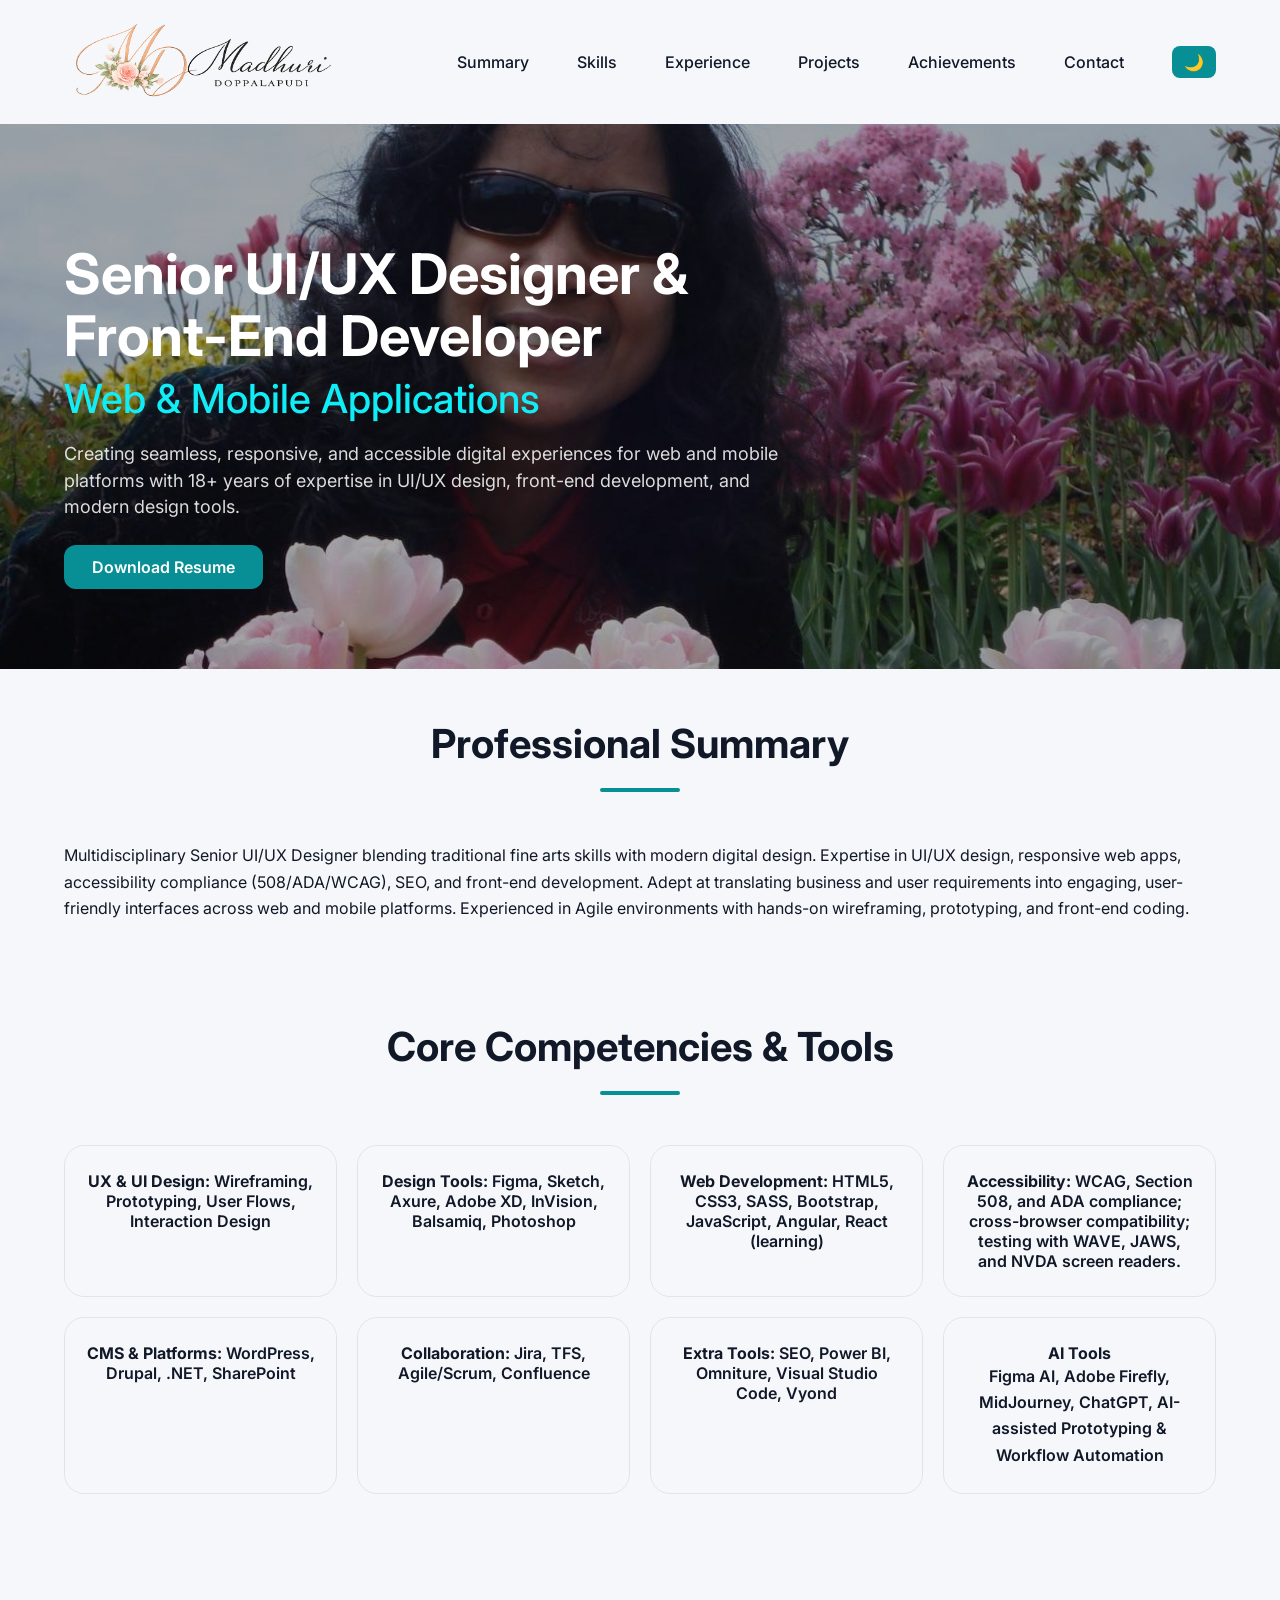
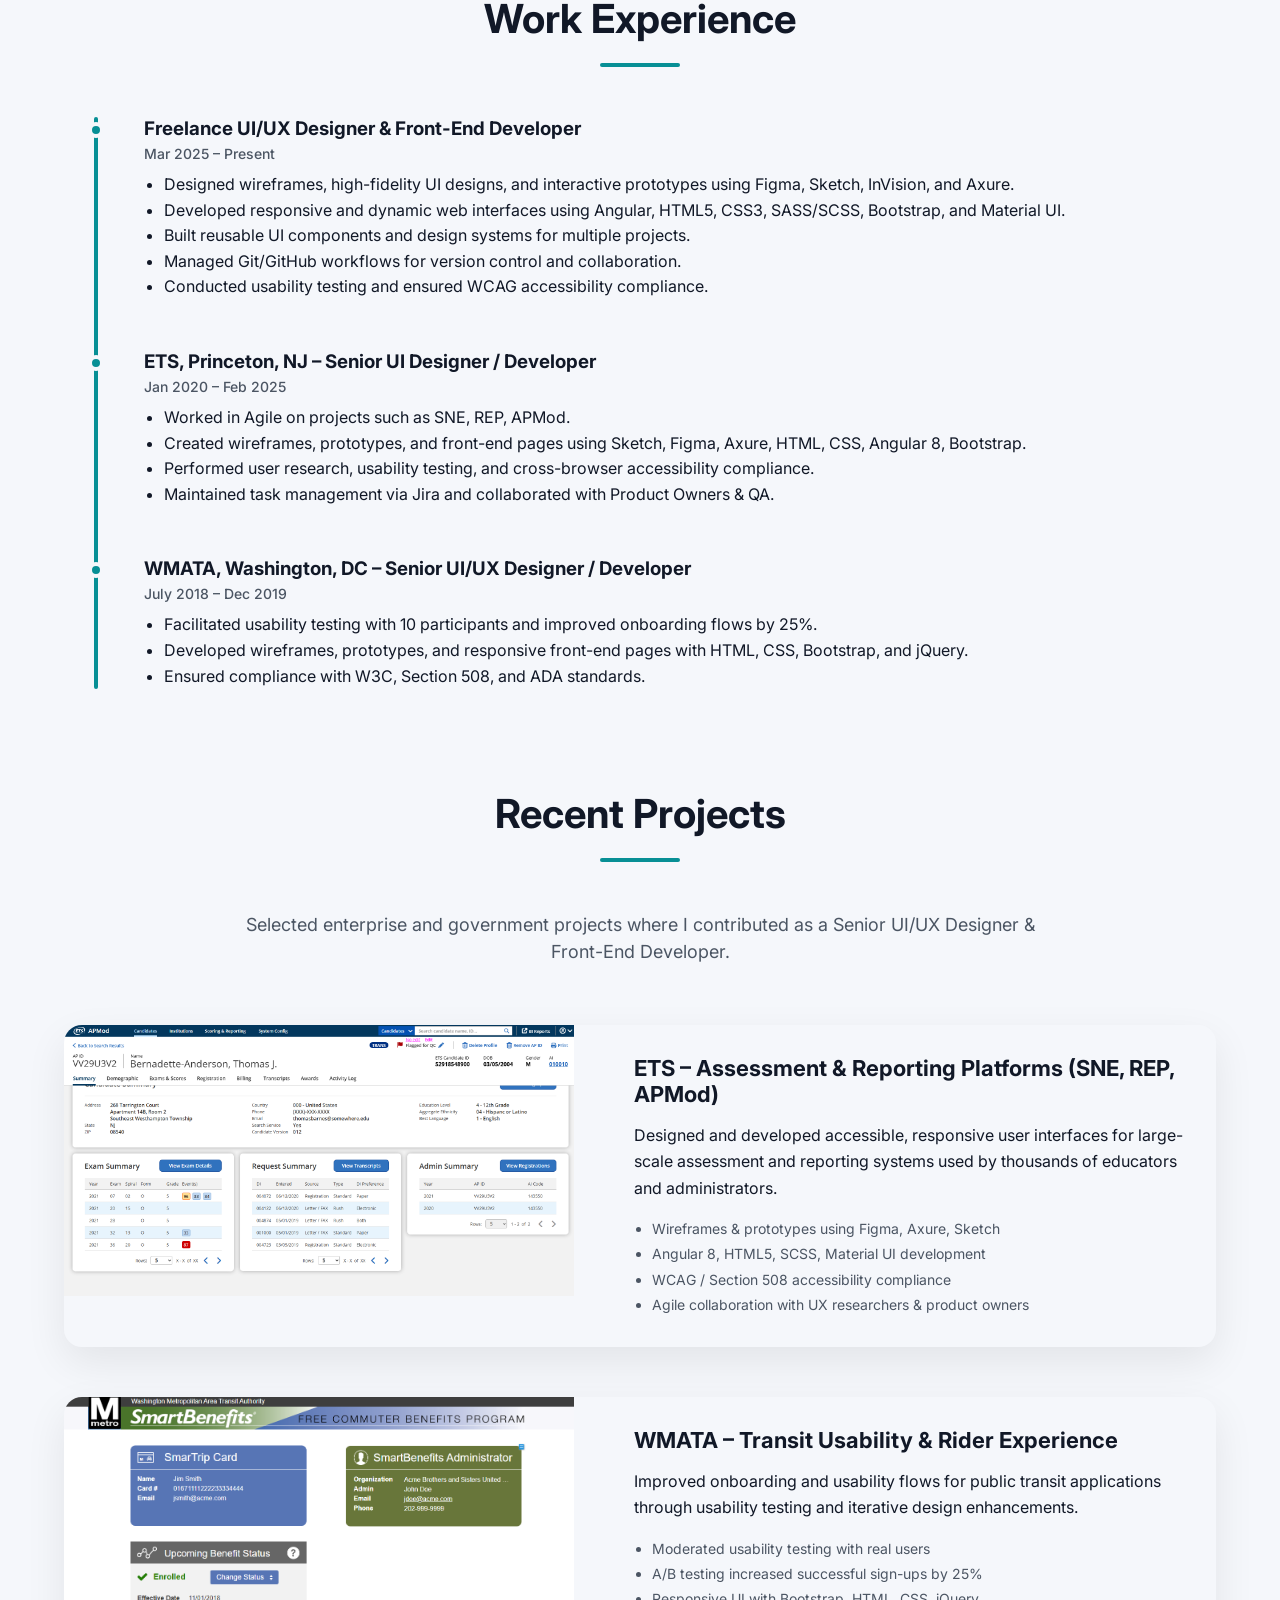
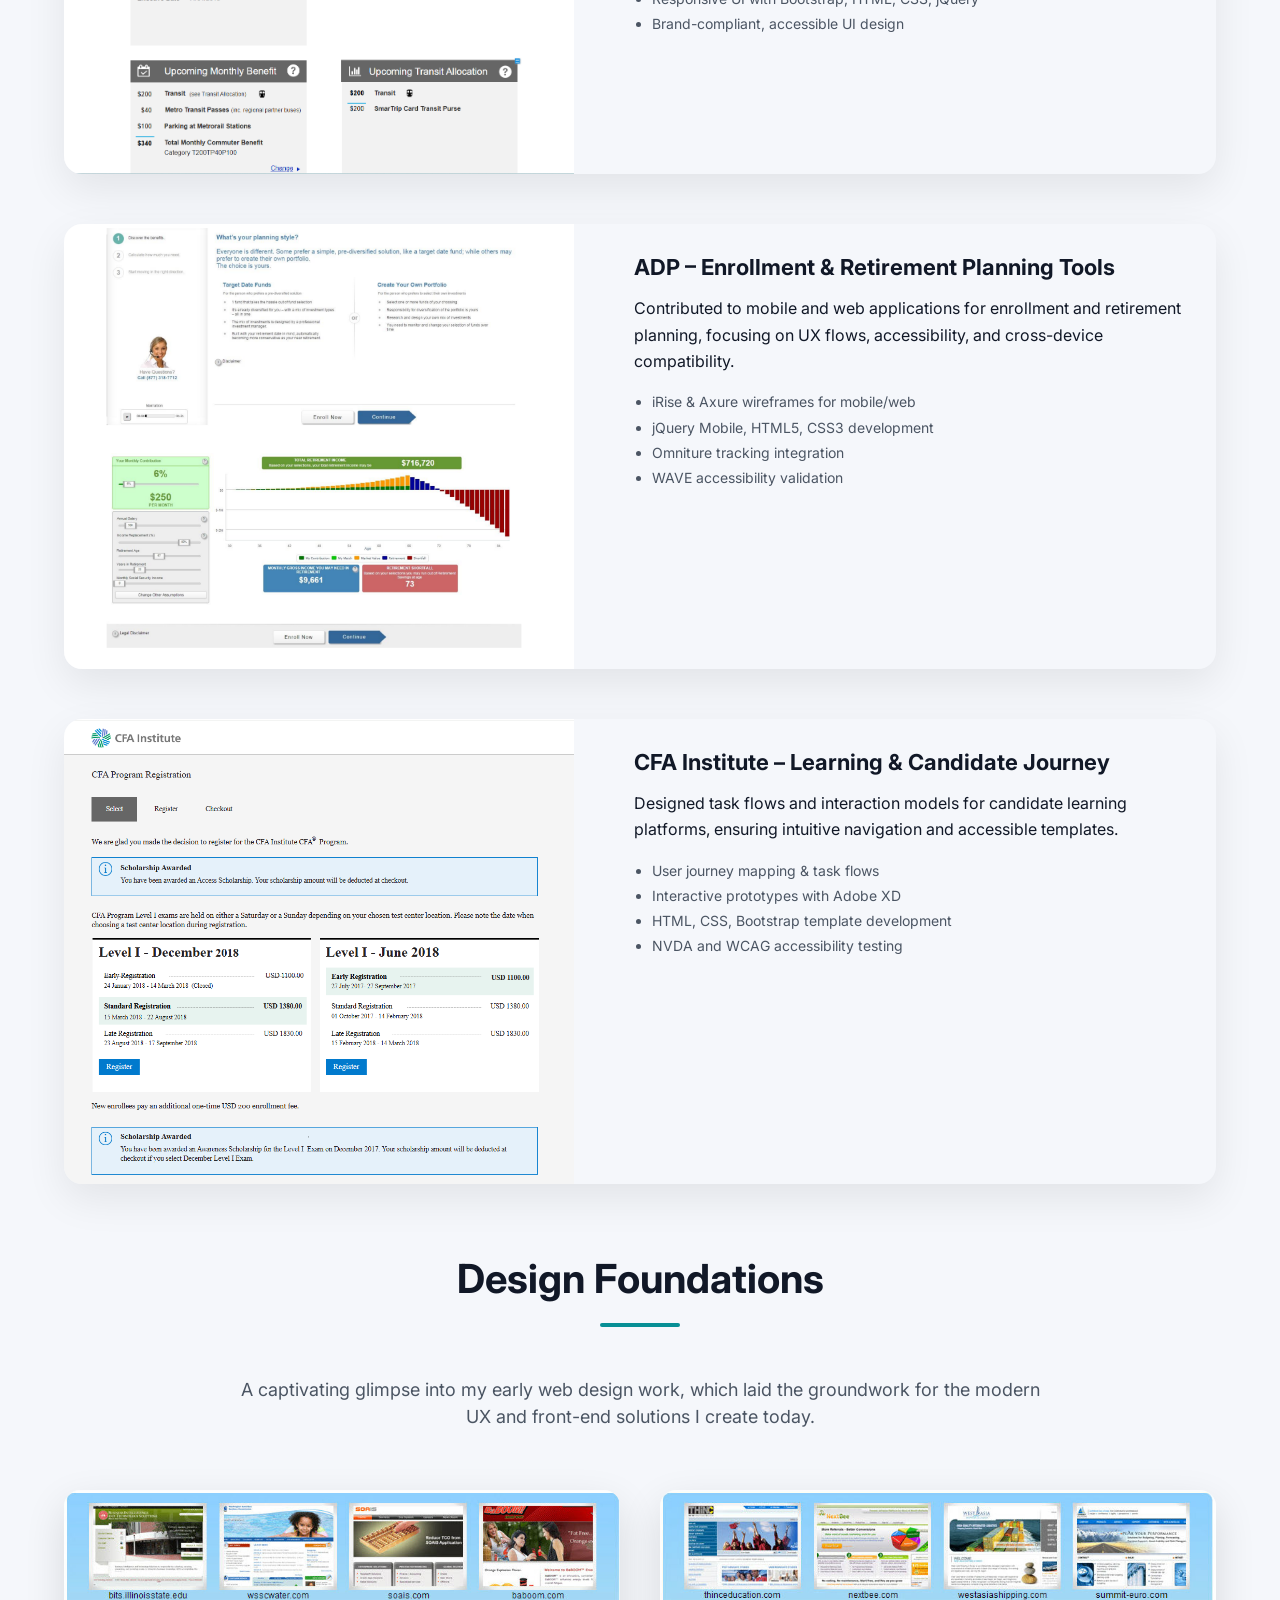
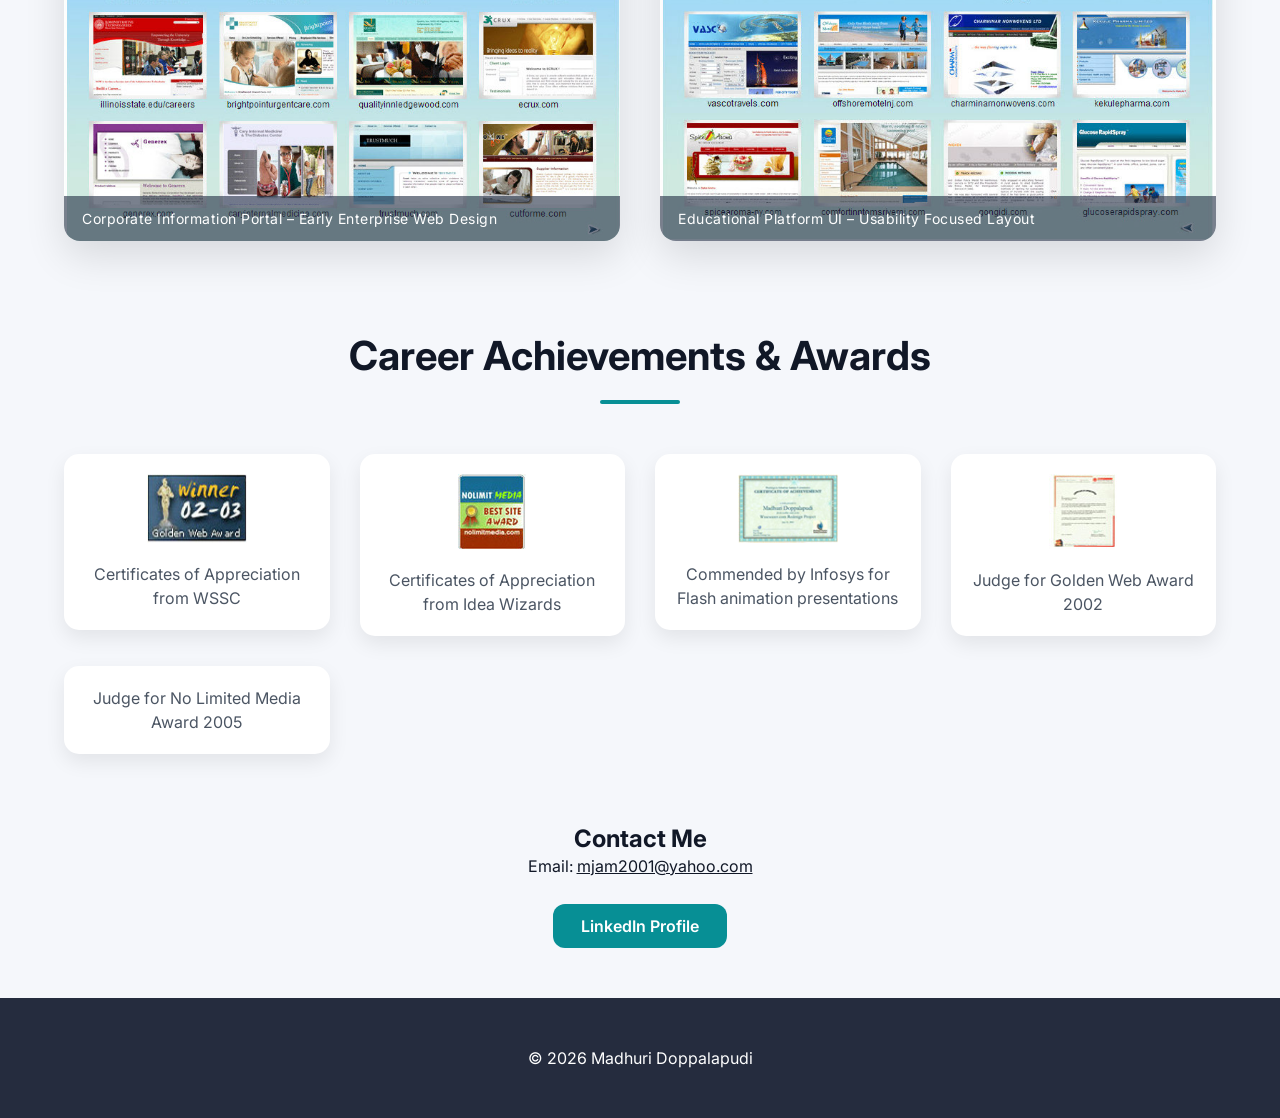
<file: index.html>
<!doctype html>
<html lang="en">
  <head>
    <meta charset="UTF-8" />
    <meta name="viewport" content="width=device-width, initial-scale=1.0" />
    <title>
      Madhuri Doppalapudi | Senior UI/UX Designer & Front-End Developer
    </title>
    <link
      href="https://fonts.googleapis.com/css2?family=Inter:wght@300;400;600;700&display=swap"
      rel="stylesheet"
    />
    <link rel="stylesheet" href="css/mystyles.css" />
    <link rel="icon" type="image/png" sizes="64x64" href="images/favicon.png" />
  </head>
  <body>
    <!-- HEADER -->
    <header class="header">
      <div class="container nav">
        <div class="logo">          
          <img src="images/mylogo.png" alt="Logo" height="80" />
        </div>

        <!-- Hamburger -->
        <div class="hamburger" id="hamburger">
          <span></span>
          <span></span>
          <span></span>
        </div>

        <nav id="navMenu">
          <a href="#summary">Summary</a>
          <a href="#skills">Skills</a>
          <a href="#experience">Experience</a>
          <a href="#projects">Projects</a>
          <a href="#achievements">Achievements</a>
          <a href="#contact">Contact</a>
          <button id="themeToggle">🌙</button>
        </nav>
      </div>
    </header>

    <!-- HERO -->
    <section class="hero">
      <div class="container hero-grid reveal">
        <div class="hero-text">
          <h1 class="hero-title">
            Senior UI/UX Designer & Front-End Developer<br />
            <span class="hero-highlight">Web & Mobile Applications</span>
          </h1>
          <p>
            Creating seamless, responsive, and accessible digital experiences
            for web and mobile platforms with 18+ years of expertise in UI/UX
            design, front-end development, and modern design tools.
          </p>
          <a href="downloads/madhuri-resume.pdf" class="btn" target="_blank"
            >Download Resume</a
          >
        </div>
        <div class="hero-img">
          <!-- <img src="images/mypic-3.png" alt="Madhuri Doppalapudi" /> -->
        </div>
      </div>
    </section>

    <!-- SUMMARY -->
    <section id="summary" class="section container reveal">
      <h2 class="section-title">Professional Summary</h2>
      <p>
        Multidisciplinary Senior UI/UX Designer blending traditional fine arts
        skills with modern digital design. Expertise in UI/UX design, responsive
        web apps, accessibility compliance (508/ADA/WCAG), SEO, and front-end
        development. Adept at translating business and user requirements into
        engaging, user-friendly interfaces across web and mobile platforms.
        Experienced in Agile environments with hands-on wireframing,
        prototyping, and front-end coding.
      </p>
    </section>

    <!-- SKILLS -->
    <section id="skills" class="section container reveal">
      <h2 class="section-title">Core Competencies & Tools</h2>
      <div class="skills-grid">
        <div class="skill-card">
          <strong>UX & UI Design:</strong> Wireframing, Prototyping, User Flows,
          Interaction Design
        </div>
        <div class="skill-card">
          <strong>Design Tools:</strong> Figma, Sketch, Axure, Adobe XD,
          InVision, Balsamiq, Photoshop
        </div>
        <div class="skill-card">
          <strong>Web Development:</strong> HTML5, CSS3, SASS, Bootstrap,
          JavaScript, Angular, React (learning)
        </div>
        <div class="skill-card">
          <strong>Accessibility:</strong> WCAG, Section 508, and ADA compliance;
          cross-browser compatibility; testing with WAVE, JAWS, and NVDA screen
          readers.
        </div>
        <div class="skill-card">
          <strong>CMS & Platforms:</strong> WordPress, Drupal, .NET, SharePoint
        </div>
        <div class="skill-card">
          <strong>Collaboration:</strong> Jira, TFS, Agile/Scrum, Confluence
        </div>
        <div class="skill-card">
          <strong>Extra Tools:</strong> SEO, Power BI, Omniture, Visual Studio
          Code, Vyond
        </div>
        <div class="skill-card">
          <h4>AI Tools</h4>
          <p>
            Figma AI, Adobe Firefly, MidJourney, ChatGPT, AI-assisted
            Prototyping & Workflow Automation
          </p>
        </div>
      </div>
    </section>

    <!-- EXPERIENCE -->
    <section id="experience" class="section container reveal">
      <h2 class="section-title">Work Experience</h2>
      <div class="timeline">
        <div class="timeline-item reveal">
          <div class="timeline-circle"></div>
          <div class="timeline-content">
            <h3>Freelance UI/UX Designer & Front-End Developer</h3>
            <span class="timeline-role">Mar 2025 – Present</span>
            <ul>
              <li>
                Designed wireframes, high-fidelity UI designs, and interactive
                prototypes using Figma, Sketch, InVision, and Axure.
              </li>
              <li>
                Developed responsive and dynamic web interfaces using Angular,
                HTML5, CSS3, SASS/SCSS, Bootstrap, and Material UI.
              </li>
              <li>
                Built reusable UI components and design systems for multiple
                projects.
              </li>
              <li>
                Managed Git/GitHub workflows for version control and
                collaboration.
              </li>
              <li>
                Conducted usability testing and ensured WCAG accessibility
                compliance.
              </li>
            </ul>
          </div>
        </div>

        <div class="timeline-item reveal">
          <div class="timeline-circle"></div>
          <div class="timeline-content">
            <h3>ETS, Princeton, NJ – Senior UI Designer / Developer</h3>
            <span class="timeline-role">Jan 2020 – Feb 2025</span>
            <ul>
              <li>Worked in Agile on projects such as SNE, REP, APMod.</li>
              <li>
                Created wireframes, prototypes, and front-end pages using
                Sketch, Figma, Axure, HTML, CSS, Angular 8, Bootstrap.
              </li>
              <li>
                Performed user research, usability testing, and cross-browser
                accessibility compliance.
              </li>
              <li>
                Maintained task management via Jira and collaborated with
                Product Owners & QA.
              </li>
            </ul>
          </div>
        </div>

        <div class="timeline-item reveal">
          <div class="timeline-circle"></div>
          <div class="timeline-content">
            <h3>WMATA, Washington, DC – Senior UI/UX Designer / Developer</h3>
            <span class="timeline-role">July 2018 – Dec 2019</span>
            <ul>
              <li>
                Facilitated usability testing with 10 participants and improved
                onboarding flows by 25%.
              </li>
              <li>
                Developed wireframes, prototypes, and responsive front-end pages
                with HTML, CSS, Bootstrap, and jQuery.
              </li>
              <li>
                Ensured compliance with W3C, Section 508, and ADA standards.
              </li>
            </ul>
          </div>
        </div>
      </div>
    </section>

    <!-- PROJECTS -->
    <section class="projects-section section" id="projects">
      <div class="container">
        <h2 class="section-title">Recent Projects</h2>
        <p class="section-subtitle">
          Selected enterprise and government projects where I contributed as a
          Senior UI/UX Designer & Front-End Developer.
        </p>

        <div class="projects-grid">
          <!-- ETS Project -->
          <div class="project-card reveal">
            <img
              src="images/project-ets.png"
              alt="ETS Assessment Platform UI"
            />
            <div class="project-content">
              <h3>ETS – Assessment & Reporting Platforms (SNE, REP, APMod)</h3>
              <p>
                Designed and developed accessible, responsive user interfaces
                for large-scale assessment and reporting systems used by
                thousands of educators and administrators.
              </p>
              <ul>
                <li>Wireframes & prototypes using Figma, Axure, Sketch</li>
                <li>Angular 8, HTML5, SCSS, Material UI development</li>
                <li>WCAG / Section 508 accessibility compliance</li>
                <li>
                  Agile collaboration with UX researchers & product owners
                </li>
              </ul>
            </div>
          </div>

          <!-- WMATA -->
          <div class="project-card reveal">
            <img
              src="images/project-wmata.png"
              alt="WMATA Transit Application"
            />
            <div class="project-content">
              <h3>WMATA – Transit Usability & Rider Experience</h3>
              <p>
                Improved onboarding and usability flows for public transit
                applications through usability testing and iterative design
                enhancements.
              </p>
              <ul>
                <li>Moderated usability testing with real users</li>
                <li>A/B testing increased successful sign-ups by 25%</li>
                <li>Responsive UI with Bootstrap, HTML, CSS, jQuery</li>
                <li>Brand-compliant, accessible UI design</li>
              </ul>
            </div>
          </div>

          <!-- ADP -->
          <div class="project-card reveal">
            <img src="images/project-adp.png" alt="ADP Enrollment Mobile App" />
            <div class="project-content">
              <h3>ADP – Enrollment & Retirement Planning Tools</h3>
              <p>
                Contributed to mobile and web applications for enrollment and
                retirement planning, focusing on UX flows, accessibility, and
                cross-device compatibility.
              </p>
              <ul>
                <li>iRise & Axure wireframes for mobile/web</li>
                <li>jQuery Mobile, HTML5, CSS3 development</li>
                <li>Omniture tracking integration</li>
                <li>WAVE accessibility validation</li>
              </ul>
            </div>
          </div>

          <!-- CFA -->
          <div class="project-card reveal">
            <img src="images/project-cfa.png" alt="CFA Learning Platform" />
            <div class="project-content">
              <h3>CFA Institute – Learning & Candidate Journey</h3>
              <p>
                Designed task flows and interaction models for candidate
                learning platforms, ensuring intuitive navigation and accessible
                templates.
              </p>
              <ul>
                <li>User journey mapping & task flows</li>
                <li>Interactive prototypes with Adobe XD</li>
                <li>HTML, CSS, Bootstrap template development</li>
                <li>NVDA and WCAG accessibility testing</li>
              </ul>
            </div>
          </div>
        </div>
      </div>
    </section>
    <!--Legacy work-->
    <section class="old-work section" id="oldwork">
      <div class="container">
        <h2 class="section-title">Design Foundations</h2>
        <p class="section-subtitle">
          A captivating glimpse into my early web design work, which laid the
          groundwork for the modern UX and front-end solutions I create today.
        </p>

        <div class="oldwork-grid">
          <div class="old-card reveal">
            <img src="images/oldwebsites1.jpg" alt="Old Website Sample 1" />
            <div class="old-caption">
              Corporate Information Portal – Early Enterprise Web Design
            </div>
          </div>

          <div class="old-card reveal">
            <img src="images/oldwebsites2.jpg" alt="Old Website Sample 2" />
            <div class="old-caption">
              Educational Platform UI – Usability Focused Layout
            </div>
          </div>
        </div>
      </div>
    </section>

    <!-- ACHIEVEMENTS -->
    <section id="achievements" class="achievements-section">
      <div class="container reveal">
        <h2 class="section-title">Career Achievements & Awards</h2>
        <div class="achievements-grid">
          <div class="achievement-item">
            <img
              src="images/award1.jpg"
              alt="WSSC Certificate of Appreciation"
            />
            <p>Certificates of Appreciation from WSSC</p>
          </div>
          <div class="achievement-item">
            <img src="images/award2.jpg" alt="Idea Wizards Certificate" />
            <p>Certificates of Appreciation from Idea Wizards</p>
          </div>
          <div class="achievement-item">
            <img src="images/award3.jpg" alt="Infosys Recognition" />
            <p>Commended by Infosys for Flash animation presentations</p>
          </div>
          <div class="achievement-item">
            <img src="images/award4.jpg" alt="Golden Web Award 2002" />
            <p>Judge for Golden Web Award 2002</p>
          </div>
          <div class="achievement-item">
            <p>Judge for No Limited Media Award 2005</p>
          </div>
        </div>
      </div>
    </section>

    <!-- CONTACT -->
    <section id="contact" class="section container center reveal">
      <h2>Contact Me</h2>
      <p>Email: <a href="mailto:mjam2001@yahoo.com" target="_blank">mjam2001@yahoo.com</a></p>
      <a
        href="https://www.linkedin.com/in/madhuridoppalapudi/"
        target="_blank"
        class="btn"
        >LinkedIn Profile</a
      >
    </section>

    <footer class="footer dark-section">© 2026 Madhuri Doppalapudi</footer>

    <script src="js/script.js"></script>
  </body>
</html>
</file>
<file: css/mystyles.css>
/* ========== VARIABLES ========== */
:root {
  /* Backgrounds */
  --bg-hero: linear-gradient(135deg, #127c81, #1d8e94);
  --bg-light: #f5f7fb;
  --bg-dark: #0f172a;

  /* Text / Foreground */
  --text-primary: #111827;
  --text-secondary: #4b5563;
  --accent: #078f95;
}

/* Dark mode */
body.dark {
  --bg-light: #1e293b;
  --text-primary: #e2e8f0;
  --text-secondary: #94a3b8;
  --accent: #078f95;
  --card-bg: #263449;
}

/* ========== GLOBAL STYLES ========== */
* {
  margin: 0;
  padding: 0;
  box-sizing: border-box;
  font-family: "Inter", sans-serif;
}

body {
  background: var(--bg-light);
  color: var(--text-primary);
  transition: 0.4s;
  scroll-behavior: smooth;
}
p {
  line-height: 1.65rem;
}
a {
  color: inherit;
  text-decoration: underline;
}
a:hover {
  color: inherit;
  text-decoration: none;
}
.container {
  width: min(1200px, 90%);
  margin: auto;
}

/* ========== HEADER ========== */
.header {
  padding: 20px 0;
  position: sticky;
  top: 0;
  backdrop-filter: blur(10px);
  background: var(--bg-light);
  z-index: 1000; /* was 10 */
}

.nav {
  display: flex;
  justify-content: space-between;
  align-items: center;
}

nav a {
  margin-left: 20px;
  text-decoration: none;
  font-weight: 500;
  color: var(--text-primary);
}

#themeToggle {
  margin-left: 20px;
  cursor: pointer;
  padding: 6px 12px;
  border-radius: 8px;
  border: none;
  font-size: 16px;
  background: var(--accent);
  color: #fff;
}

/* layout */
.header .nav {
  display: flex;
  align-items: center;
  justify-content: space-between;
  position: relative;
}

/* Desktop nav */
#navMenu {
  display: flex;
  gap: 28px;
  align-items: center;
}

/* Hamburger hidden on desktop */
.hamburger {
  display: none;
  flex-direction: column;
  gap: 5px;
  cursor: pointer;
}

.hamburger span {
  width: 26px;
  height: 3px;
  background: var(--text-primary);
  border-radius: 2px;
  transition: 0.4s;
}

/* Animate hamburger to X */
.hamburger.active span:nth-child(1) {
  transform: rotate(45deg) translate(6px, 6px);
}
.hamburger.active span:nth-child(2) {
  opacity: 0;
}
.hamburger.active span:nth-child(3) {
  transform: rotate(-45deg) translate(6px, -6px);
}

/* Mobile view */
@media (max-width: 900px) {
  .hamburger {
    display: flex;
    z-index: 2100;
  }

  /* Keep header visible */
  .header {
    z-index: 2200;
  }

  #navMenu {
    position: fixed;
    top: 80px;
    left: 0;
    width: 100%;
    /* height: calc(100vh - 80px); */
    background: var(--bg-light);
    flex-direction: column;
    align-items: flex-start;
    justify-content: flex-start;
    padding: 40px;
    gap: 28px;
    z-index: 2000;
    transform: translateY(-120%);
    transition: transform 0.45s ease;
    overflow-y: auto;
    box-shadow: 0 25px 50px rgba(0, 0, 0, 0.25);
  }
  #navMenu.show {
    transform: translateY(0);
  }

  #navMenu a,
  #navMenu button {
    margin-left: 0;
    font-size: 20px;
  }
}

/* ========== HERO ========== */
.hero {
  padding: 120px 0 80px;
  background: url("../images/mypic.png") no-repeat center center/cover;
  position: relative;
  color: #fff;
}

.hero::before {
  content: "";
  position: absolute;
  inset: 0;
  /* Brighter overlay: less dark, more light passes through */
  background: rgba(0, 0, 0, 0.35); /* previously 0.4, now 0.25 */
  z-index: 0;
}

.hero-grid {
  position: relative;
  z-index: 1; /* ensure text over image */
}
.hero-grid {
  display: grid;
  grid-template-columns: 1fr 350px;
  gap: 50px;
  align-items: center;
}

.hero h1 {
  font-size: clamp(36px, 5vw, 56px);
  line-height: 1.1;
}
.hero-title {
  font-size: clamp(32px, 6vw, 56px); /* responsive size */
  line-height: 1.2;
  font-weight: 700;
}

.hero-highlight {
  display: block;
  font-size: clamp(24px, 4vw, 40px);
  font-weight: 500;
  color: #10edf7; /* accent color for highlight */
  margin-top: 10px;
}
.hero p {
  margin-top: 20px;
  font-size: 18px;
  opacity: 0.85;
}

.hero-img img {
  width: 100%;
  /* border-radius: 20px;
  box-shadow: 0 25px 50px rgba(0, 0, 0, 0.2); */
}

.btn {
  display: inline-block;
  margin-top: 25px;
  padding: 12px 28px;
  background: var(--accent);
  color: #fff;
  font-weight: 600;
  border-radius: 12px;
  text-decoration: none;
  transition: 0.3s;
}

.btn:hover {
  transform: translateY(-5px);
  box-shadow: 0 20px 40px rgba(0, 0, 0, 0.15);
}

/* ========== SECTIONS ========== */
.section {
  padding: 50px 0;
  background: var(--bg-light);
  color: var(--text-primary);
}

.dark-section {
  background: var(--bg-dark);
  color: #fff;
}

.section-title {
  font-size: 32px;
  margin-bottom: 50px;
  text-align: center;
  position: relative;
}

.section-title::after {
  content: "";
  width: 80px;
  height: 4px;
  background: var(--accent);
  display: block;
  margin: 20px auto 0;
  border-radius: 2px;
}

/* ========== SKILLS GRID ========== */
/* Skill Grid Container */
.skills-grid {
  display: grid;
  grid-template-columns: repeat(auto-fit, minmax(250px, 1fr));
  gap: 20px;
  margin-top: 40px;
}

/* Skill Card */
.skill-card {
  background: var(--card-bg);
  padding: 25px 20px;
  border-radius: 20px;
  font-weight: 600;
  border: 1px solid rgba(0, 0, 0, 0.08); /* subtle border for light mode */
  text-align: center;
  transition: all 0.3s ease;
}

/* Hover Effect */
.skill-card:hover {
  transform: translateY(-5px);
  box-shadow: 0 20px 40px rgba(0, 0, 0, 0.15);
  border-color: var(--accent); /* accent border on hover */
}

/* Dark Mode */
body.dark .skill-card {
  background: var(--card-bg);
  border: 2px solid rgba(255, 255, 255, 0.15);
}

/* ========== TIMELINE ========== */
.timeline {
  position: relative;
  margin-top: 50px;
  padding-left: 50px;
}

.timeline::before {
  content: "";
  position: absolute;
  left: 30px;
  top: 0;
  width: 4px;
  height: 100%;
  background: var(--accent);
  border-radius: 2px;
}

.timeline-item {
  position: relative;
  margin-bottom: 50px;
  padding-left: 30px;
  transition: 0.3s;
}

.timeline-item:hover {
  transform: translateX(5px);
}

.timeline-circle {
  position: absolute;
  left: -26px;
  top: 5px;
  width: 16px;
  height: 16px;
  background: var(--accent);
  border-radius: 50%;
  border: 4px solid var(--bg-light);
}

body.dark .timeline-circle {
  border: 4px solid var(--bg-dark);
}

.timeline-content {
  margin-left: 0px;
}

.timeline-content h3 {
  margin-bottom: 5px;
}

.timeline-role {
  font-size: 14px;
  font-weight: 500;
  color: var(--text-secondary);
  display: block;
  margin-bottom: 10px;
}

.timeline-content ul {
  list-style: disc;
  margin-left: 20px;
  line-height: 1.6;
}

/* ========== PROJECTS GRID ========== */
.projects-section {
  padding: 0px 0;
}

.section-subtitle {
  text-align: center;
  max-width: 800px;
  margin: 0 auto 60px;
  color: var(--text-secondary);
  font-size: 18px;
}

/* Projects Grid */
.projects-grid {
  display: grid;
  gap: 50px;
}

/* Project Card */
.project-card {
  display: grid;
  grid-template-columns: 1fr 1.2fr;
  gap: 30px;
  align-items: start; /* changed from center for long text */
  background: var(--card-bg);
  border-radius: 18px;
  overflow: hidden;
  box-shadow: 0 15px 40px rgba(0, 0, 0, 0.08);
  transition:
    transform 0.4s ease,
    box-shadow 0.4s ease;
}

.project-card:hover {
  transform: translateY(-8px);
  box-shadow: 0 25px 60px rgba(0, 0, 0, 0.15);
}

/* Project Image */
.project-card img {
  width: 100%;
  height: auto; /* automatic height prevents overlap */
  display: block;
  object-fit: cover;
}

/* Project Text Content */
.project-content {
  padding: 30px;
}

.project-content h3 {
  margin-bottom: 15px;
  font-size: 22px;
  word-wrap: break-word; /* wrap long titles */
}

.project-content p {
  font-size: 16px;
  margin-bottom: 15px;
}

.project-content ul {
  margin-top: 15px;
  padding-left: 18px;
  line-height: 1.8;
  color: var(--text-secondary);
  font-size: 14px;
}

@media (max-width: 900px) {
  .projects-grid {
    grid-template-columns: 1fr; /* 1 card per row */
  }

  .project-card {
    grid-template-columns: 1fr; /* image on top, text below */
    gap: 20px;
  }

  .project-content {
    padding: 15px; /* smaller padding on mobile */
  }

  .project-content h3 {
    font-size: 18px;
  }

  .project-content p,
  .project-content ul {
    font-size: 14px;
  }
}
/* Legacy work */
.old-work {
  padding: 70px 0;
}

.oldwork-grid {
  display: grid;
  grid-template-columns: 1fr 1fr;
  gap: 40px;
}

.old-card {
  position: relative;
  overflow: hidden;
  border-radius: 16px;
  box-shadow: 0 15px 40px rgba(0, 0, 0, 0.12);
  transition:
    transform 0.5s ease,
    box-shadow 0.5s ease;
}

.old-card img {
  width: 100%;
  display: block;
  transition: transform 0.6s ease;
}

.old-card:hover img {
  transform: scale(1.06);
}

.old-card:hover {
  transform: translateY(-10px);
  box-shadow: 0 30px 70px rgba(0, 0, 0, 0.2);
}

.old-caption {
  position: absolute;
  bottom: 0;
  width: 100%;
  padding: 14px 18px;
  /* background: rgba(0, 0, 0, 0.6); */
  background: rgba(34, 45, 67, 0.6); /* navy-ish tone */
  color: #fff;
  font-size: 14px;
  letter-spacing: 0.5px;
}
@media (max-width: 900px) {
  .oldwork-grid {
    grid-template-columns: 1fr;
  }
}
/* ========== ACHIEVEMENTS ========== */
.achievements {
  list-style: disc;
  margin-left: 40px;
  font-size: 18px;
  line-height: 2;
}
.achievements-section {
  background: #f5f7fb; /* light background */
  padding: 20px 0;
}

.section-title {
  font-size: clamp(28px, 4vw, 40px);
  text-align: center;
  font-weight: 700;
  margin-bottom: 50px;
  color: var(--text-primary);
}

.achievements-grid {
  display: grid;
  grid-template-columns: repeat(auto-fit, minmax(220px, 1fr));
  gap: 30px;
  justify-items: center;
  align-items: start;
}

.achievement-item {
  background: #fff;
  padding: 20px;
  border-radius: 15px;
  box-shadow: 0 8px 20px rgba(0, 0, 0, 0.08);
  text-align: center;
  transition:
    transform 0.3s,
    box-shadow 0.3s;
}

.achievement-item img {
  max-width: 100px;
  margin-bottom: 15px;
}

.achievement-item p {
  font-size: 16px;
  line-height: 1.5;
  color: var(--text-secondary);
}

.achievement-item:hover {
  transform: translateY(-10px);
  box-shadow: 0 12px 30px rgba(0, 0, 0, 0.15);
}

body.dark .achievements-section {
  background: #1e1e2f;
}

body.dark .achievement-item {
  background: #2a2a3c;
}

body.dark .achievement-item p {
  color: #cbd5e1;
}
/* ========== CONTACT ========== */
.center {
  text-align: center;
}

/* ========== FOOTER ========== */
.footer {
  text-align: center;
  padding: 50px 0;
  opacity: 0.9;
  color: #fff;
}

/* ========== REVEAL ANIMATION ========== */
.reveal {
  opacity: 0;
  transform: translateY(40px);
  transition: 1s ease;
}

.reveal.active {
  opacity: 1;
  transform: none;
}

/* ========== RESPONSIVE ========== */
@media (max-width: 900px) {
  .hero-grid {
    grid-template-columns: 1fr;
    text-align: center;
  }
  .hero-img img {
    margin: 30px auto 0;
  }
  nav {
    display: flex;
    flex-wrap: wrap;
  }
  nav a {
    margin: 10px 10px 0 0;
  }
}
</file>
